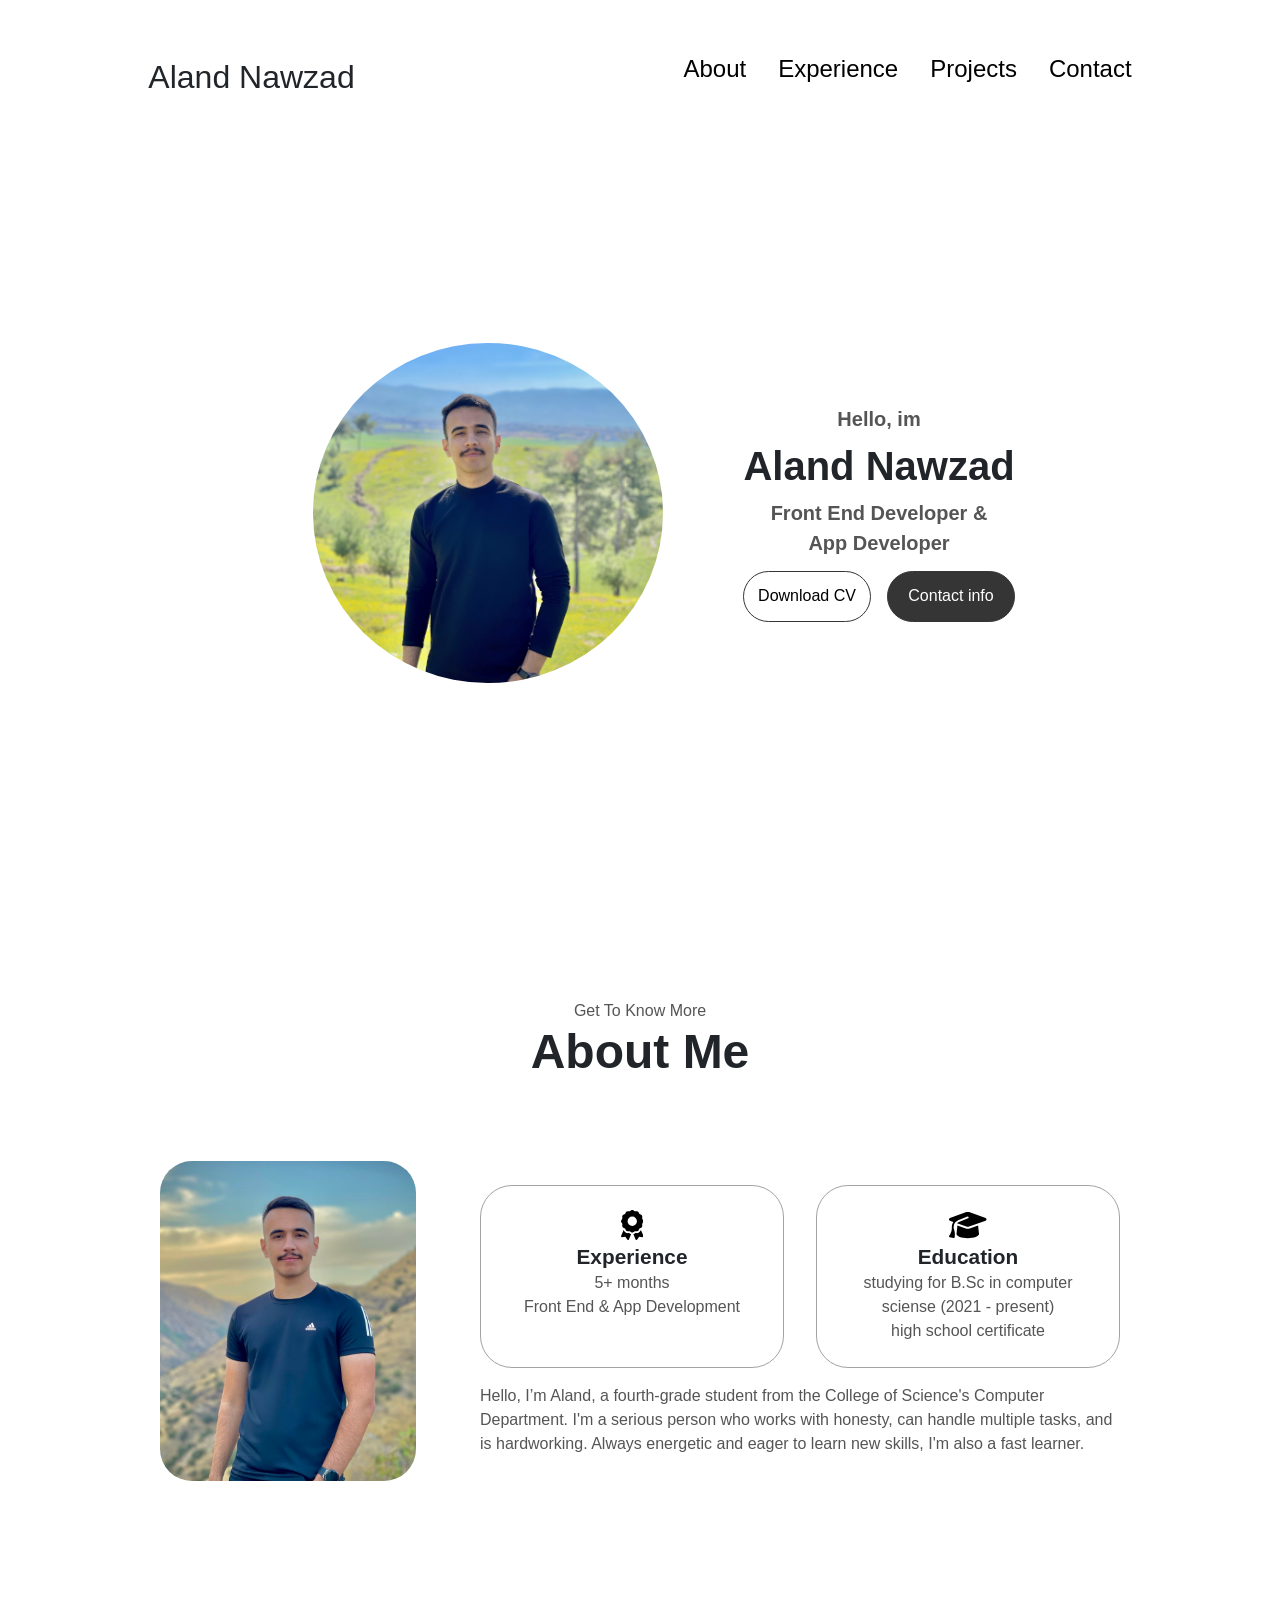
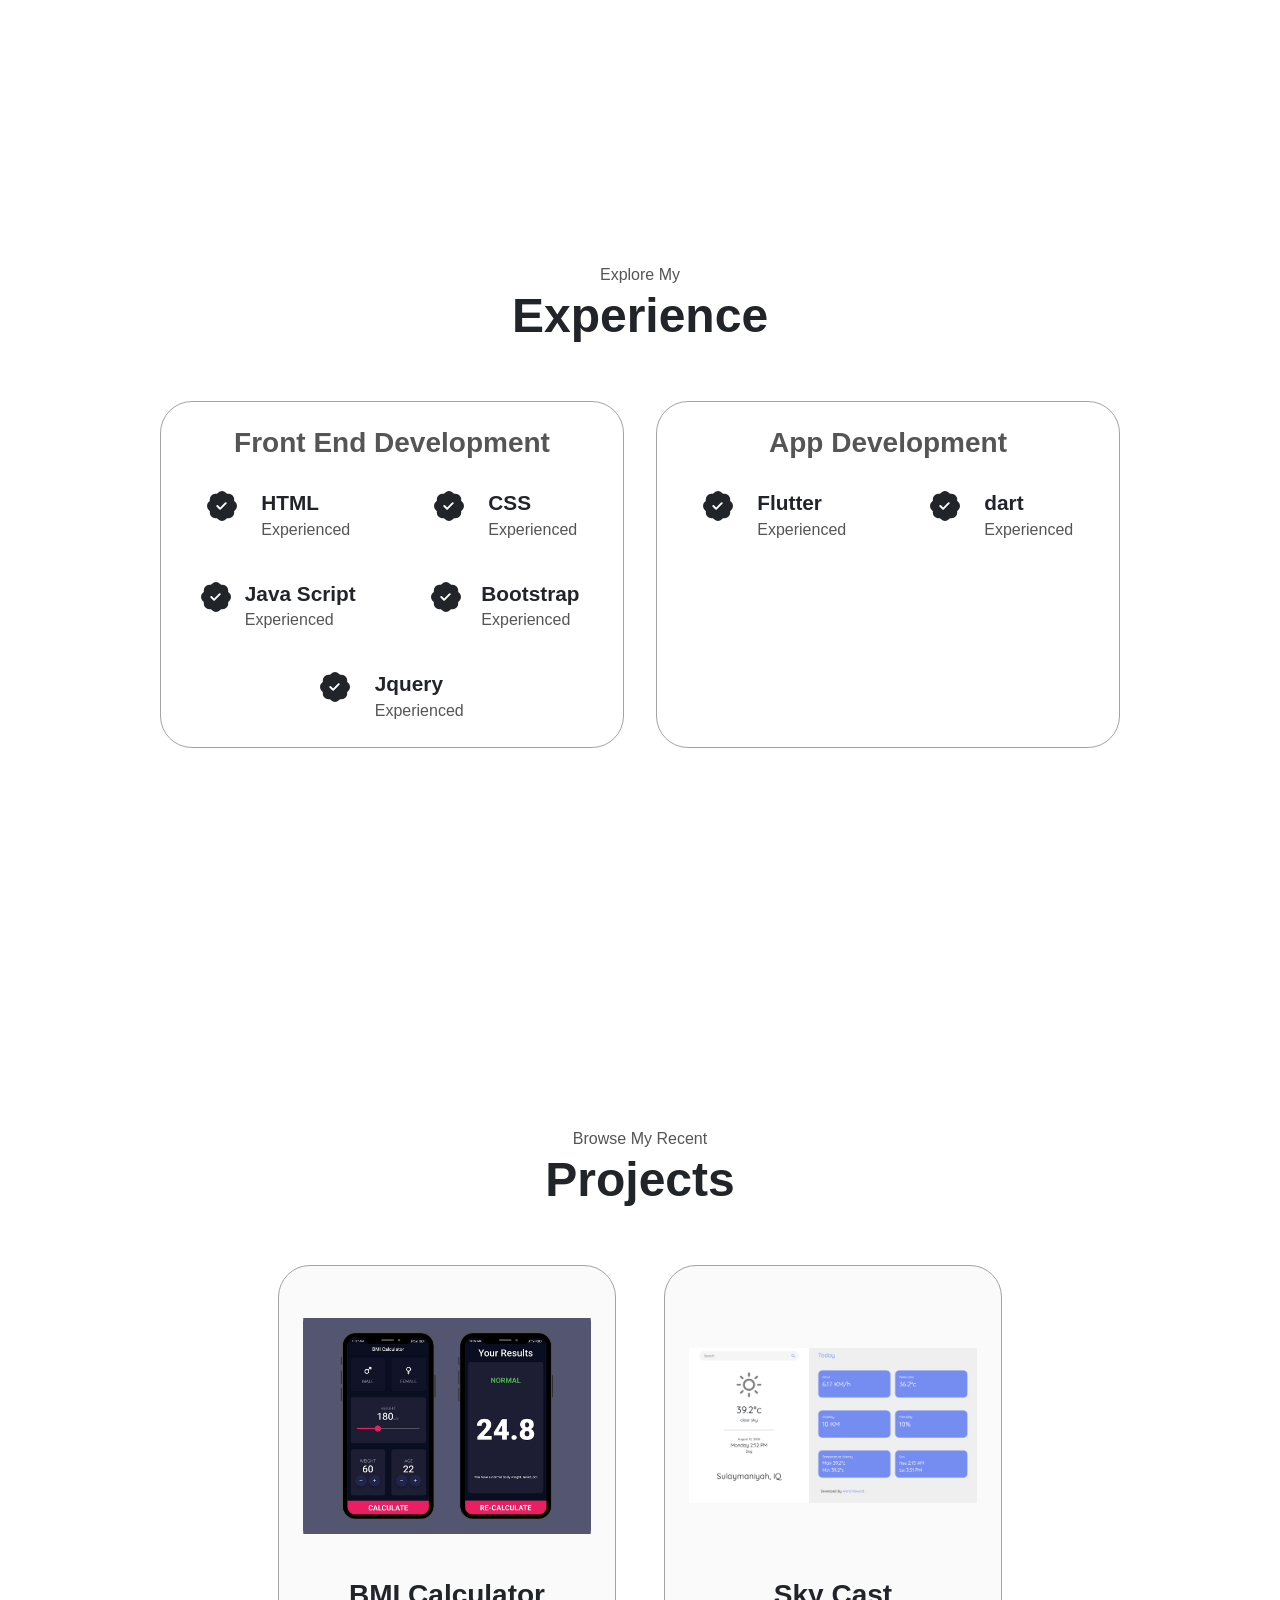
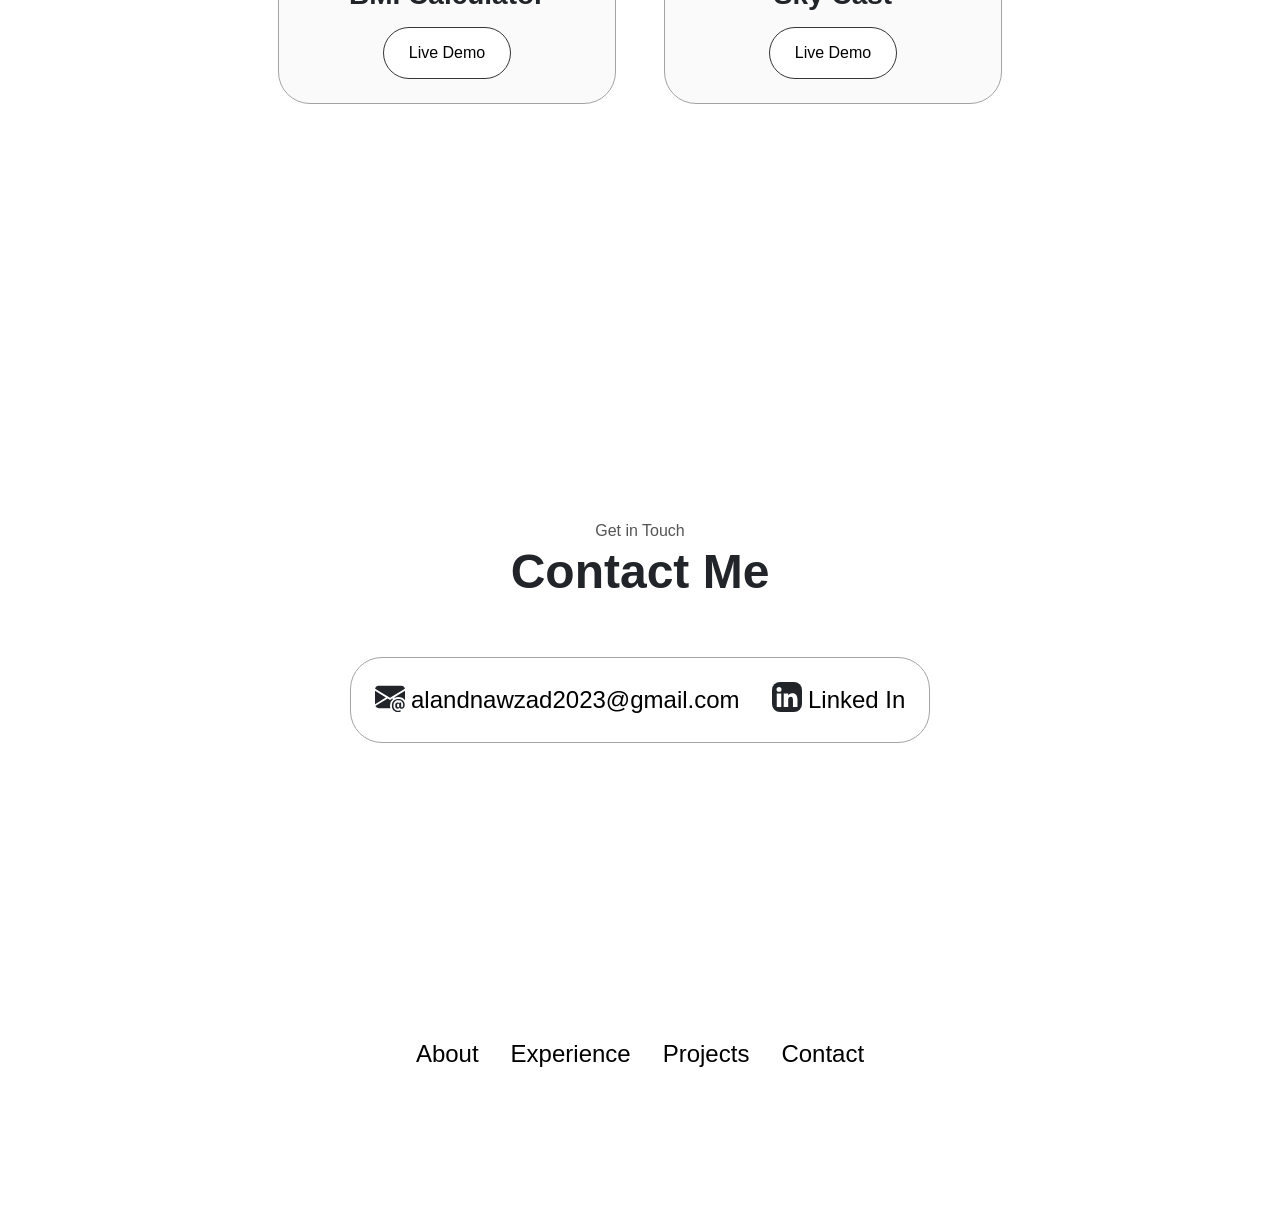
<file: index.html>
<!DOCTYPE html>
<html lang="en">

<head>
    <meta charset="UTF-8">
    <meta name="viewport" content="width=device-width, initial-scale=1.0">
    <title>Aland Nawzad</title>
    <link href="https://cdn.jsdelivr.net/npm/bootstrap@5.3.3/dist/css/bootstrap.min.css" rel="stylesheet"
        integrity="sha384-QWTKZyjpPEjISv5WaRU9OFeRpok6YctnYmDr5pNlyT2bRjXh0JMhjY6hW+ALEwIH" crossorigin="anonymous">
    <link rel="stylesheet" href="styles.css">
    <link href="https://fonts.googleapis.com/css?family=Noto Sans" rel="stylesheet">
    <link rel="stylesheet" href="./mediaqueries.css">
</head>

<body>



    <nav id="desktop-nav">
        <div class="logo">
            Aland Nawzad
        </div>
        <div>
            <ul class="nav-links">
                <li><a href="#about">About</a></li>
                <li><a href="#experience">Experience</a></li>
                <li><a href="#projects">Projects</a></li>
                <li><a href="#contact">Contact</a></li>
            </ul>
        </div>
    </nav>

    <nav id="humberger-nav">
        <div class="logo">
            Aland Nawzad
        </div>
        <div class="humberger-menu">
            <div class="humberger-icon" onclick="toggleMenu()">
                <span></span>
                <span></span>
                <span></span>
            </div>
            <div class="menu-links">
                <li><a href="#about" onclick="toggleMenu()">About</a></li>
                <li><a href="#experience" onclick="toggleMenu()">Experience</a></li>
                <li><a href="#projects" onclick="toggleMenu()">Projects</a></li>
                <li><a href="#contact" onclick="toggleMenu()">Contact</a></li>
            </div>
        </div>
    </nav>


    <section id="profile">
        <div class="profile">
            <img src="./assets/Me1.jpg" alt="picture of myself" class="pfp rounded-circle shadow-4  ">
            <div class="profile-text">
                <p class="profile-text-p1">Hello, im</p>
                <h1 style="font-weight: bold;">Aland Nawzad</h1>
                <p class="profile-text-p2">Front End Developer & <br> App Developer</p>

                <div class="profile-buttons">
                    <button type="button" onclick="location.href='./assets/AlandNawzad.pdf'"
                        class="button hover">Download CV</button>
                    <button type="button" class="button contact" onclick="location.href='#contact'">Contact info</button>

                </div>
            </div>
        </div>

    </section>




    <section id="about">
        <div class="about-header-text">
            <p>Get To Know More</p>
            <h1 class="title">About Me</h1>
        </div>

        <div class="about-content">
            <img src="./assets/Me2.jpg" alt="picture of myself" class="about-picture">

            <div class="about-experience">
                <div class="Experience-container-div">
                    <div class="Experience-container">
                        <svg xmlns="http://www.w3.org/2000/svg" viewBox="0 0 384 512"
                            class="icon"><!--!Font Awesome Free 6.5.1 by @fontawesome - https://fontawesome.com License - https://fontawesome.com/license/free Copyright 2024 Fonticons, Inc.-->
                            <path
                                d="M173.8 5.5c11-7.3 25.4-7.3 36.4 0L228 17.2c6 3.9 13 5.8 20.1 5.4l21.3-1.3c13.2-.8 25.6 6.4 31.5 18.2l9.6 19.1c3.2 6.4 8.4 11.5 14.7 14.7L344.5 83c11.8 5.9 19 18.3 18.2 31.5l-1.3 21.3c-.4 7.1 1.5 14.2 5.4 20.1l11.8 17.8c7.3 11 7.3 25.4 0 36.4L366.8 228c-3.9 6-5.8 13-5.4 20.1l1.3 21.3c.8 13.2-6.4 25.6-18.2 31.5l-19.1 9.6c-6.4 3.2-11.5 8.4-14.7 14.7L301 344.5c-5.9 11.8-18.3 19-31.5 18.2l-21.3-1.3c-7.1-.4-14.2 1.5-20.1 5.4l-17.8 11.8c-11 7.3-25.4 7.3-36.4 0L156 366.8c-6-3.9-13-5.8-20.1-5.4l-21.3 1.3c-13.2 .8-25.6-6.4-31.5-18.2l-9.6-19.1c-3.2-6.4-8.4-11.5-14.7-14.7L39.5 301c-11.8-5.9-19-18.3-18.2-31.5l1.3-21.3c.4-7.1-1.5-14.2-5.4-20.1L5.5 210.2c-7.3-11-7.3-25.4 0-36.4L17.2 156c3.9-6 5.8-13 5.4-20.1l-1.3-21.3c-.8-13.2 6.4-25.6 18.2-31.5l19.1-9.6C65 70.2 70.2 65 73.4 58.6L83 39.5c5.9-11.8 18.3-19 31.5-18.2l21.3 1.3c7.1 .4 14.2-1.5 20.1-5.4L173.8 5.5zM272 192a80 80 0 1 0 -160 0 80 80 0 1 0 160 0zM1.3 441.8L44.4 339.3c.2 .1 .3 .2 .4 .4l9.6 19.1c11.7 23.2 36 37.3 62 35.8l21.3-1.3c.2 0 .5 0 .7 .2l17.8 11.8c5.1 3.3 10.5 5.9 16.1 7.7l-37.6 89.3c-2.3 5.5-7.4 9.2-13.3 9.7s-11.6-2.2-14.8-7.2L74.4 455.5l-56.1 8.3c-5.7 .8-11.4-1.5-15-6s-4.3-10.7-2.1-16zm248 60.4L211.7 413c5.6-1.8 11-4.3 16.1-7.7l17.8-11.8c.2-.1 .4-.2 .7-.2l21.3 1.3c26 1.5 50.3-12.6 62-35.8l9.6-19.1c.1-.2 .2-.3 .4-.4l43.2 102.5c2.2 5.3 1.4 11.4-2.1 16s-9.3 6.9-15 6l-56.1-8.3-32.2 49.2c-3.2 5-8.9 7.7-14.8 7.2s-11-4.3-13.3-9.7z" />
                        </svg>
                        <h3 class="Experience-container-h3">Experience</h3>
                        <p>5+ months <br> Front End & App Development</p>
                    </div>

                    <div class="Experience-container">
                        <svg xmlns="http://www.w3.org/2000/svg" viewBox="0 0 640 512"
                            class="icon"><!--!Font Awesome Free 6.5.1 by @fontawesome - https://fontawesome.com License - https://fontawesome.com/license/free Copyright 2024 Fonticons, Inc.-->
                            <path
                                d="M320 32c-8.1 0-16.1 1.4-23.7 4.1L15.8 137.4C6.3 140.9 0 149.9 0 160s6.3 19.1 15.8 22.6l57.9 20.9C57.3 229.3 48 259.8 48 291.9v28.1c0 28.4-10.8 57.7-22.3 80.8c-6.5 13-13.9 25.8-22.5 37.6C0 442.7-.9 448.3 .9 453.4s6 8.9 11.2 10.2l64 16c4.2 1.1 8.7 .3 12.4-2s6.3-6.1 7.1-10.4c8.6-42.8 4.3-81.2-2.1-108.7C90.3 344.3 86 329.8 80 316.5V291.9c0-30.2 10.2-58.7 27.9-81.5c12.9-15.5 29.6-28 49.2-35.7l157-61.7c8.2-3.2 17.5 .8 20.7 9s-.8 17.5-9 20.7l-157 61.7c-12.4 4.9-23.3 12.4-32.2 21.6l159.6 57.6c7.6 2.7 15.6 4.1 23.7 4.1s16.1-1.4 23.7-4.1L624.2 182.6c9.5-3.4 15.8-12.5 15.8-22.6s-6.3-19.1-15.8-22.6L343.7 36.1C336.1 33.4 328.1 32 320 32zM128 408c0 35.3 86 72 192 72s192-36.7 192-72L496.7 262.6 354.5 314c-11.1 4-22.8 6-34.5 6s-23.5-2-34.5-6L143.3 262.6 128 408z" />
                        </svg>
                        <h3 class="Experience-container-h3">Education</h3>
                        <p>studying for B.Sc in computer sciense (2021 - present) <br> high school
                            certificate</p>
                    </div>

                </div>
                <p class="Experience-p2">Hello, I’m Aland, a fourth-grade student from the College of Science's Computer
                    Department. I'm a serious person who works with honesty, can handle multiple tasks, and is
                    hardworking. Always energetic and eager to learn new skills, I'm also a fast learner.</p>
            </div>
        </div>
    </section>



    <section id="experience">
        <div class="header">
            <p>Explore My</p>
            <h1 class="title">Experience</h1>
        </div>

        <div class="experience-detail-containers">
            <div class="about-containers">
                <div class="details-container">
                    <h2 class="experience-subtitle">Front End Development</h2>
                    <div class="article-containers">
                        <article>
                            <svg xmlns="http://www.w3.org/2000/svg" height="30" fill="currentColor"
                                class="bi bi-patch-check-fill" viewBox="0 0 16 16">
                                <path
                                    d="M10.067.87a2.89 2.89 0 0 0-4.134 0l-.622.638-.89-.011a2.89 2.89 0 0 0-2.924 2.924l.01.89-.636.622a2.89 2.89 0 0 0 0 4.134l.637.622-.011.89a2.89 2.89 0 0 0 2.924 2.924l.89-.01.622.636a2.89 2.89 0 0 0 4.134 0l.622-.637.89.011a2.89 2.89 0 0 0 2.924-2.924l-.01-.89.636-.622a2.89 2.89 0 0 0 0-4.134l-.637-.622.011-.89a2.89 2.89 0 0 0-2.924-2.924l-.89.01zm.287 5.984-3 3a.5.5 0 0 1-.708 0l-1.5-1.5a.5.5 0 1 1 .708-.708L7 8.793l2.646-2.647a.5.5 0 0 1 .708.708" />
                            </svg>
                            <div>
                                <h3 class="Experience-container-h3">HTML</h3>
                                <p>Experienced</p>
                            </div>
                        </article>
                        <article>
                            <svg xmlns="http://www.w3.org/2000/svg" height="30" fill="currentColor"
                                class="bi bi-patch-check-fill" viewBox="0 0 16 16">
                                <path
                                    d="M10.067.87a2.89 2.89 0 0 0-4.134 0l-.622.638-.89-.011a2.89 2.89 0 0 0-2.924 2.924l.01.89-.636.622a2.89 2.89 0 0 0 0 4.134l.637.622-.011.89a2.89 2.89 0 0 0 2.924 2.924l.89-.01.622.636a2.89 2.89 0 0 0 4.134 0l.622-.637.89.011a2.89 2.89 0 0 0 2.924-2.924l-.01-.89.636-.622a2.89 2.89 0 0 0 0-4.134l-.637-.622.011-.89a2.89 2.89 0 0 0-2.924-2.924l-.89.01zm.287 5.984-3 3a.5.5 0 0 1-.708 0l-1.5-1.5a.5.5 0 1 1 .708-.708L7 8.793l2.646-2.647a.5.5 0 0 1 .708.708" />
                            </svg>
                            <div>
                                <h3 class="Experience-container-h3">CSS</h3>
                                <p>Experienced</p>
                            </div>
                        </article>
                        <article>
                            <svg xmlns="http://www.w3.org/2000/svg" height="30" fill="currentColor"
                                class="bi bi-patch-check-fill" viewBox="0 0 16 16">
                                <path
                                    d="M10.067.87a2.89 2.89 0 0 0-4.134 0l-.622.638-.89-.011a2.89 2.89 0 0 0-2.924 2.924l.01.89-.636.622a2.89 2.89 0 0 0 0 4.134l.637.622-.011.89a2.89 2.89 0 0 0 2.924 2.924l.89-.01.622.636a2.89 2.89 0 0 0 4.134 0l.622-.637.89.011a2.89 2.89 0 0 0 2.924-2.924l-.01-.89.636-.622a2.89 2.89 0 0 0 0-4.134l-.637-.622.011-.89a2.89 2.89 0 0 0-2.924-2.924l-.89.01zm.287 5.984-3 3a.5.5 0 0 1-.708 0l-1.5-1.5a.5.5 0 1 1 .708-.708L7 8.793l2.646-2.647a.5.5 0 0 1 .708.708" />
                            </svg>
                            <div>
                                <h3 class="Experience-container-h3">Java Script</h3>
                                <p>Experienced</p>
                            </div>
                        </article>
                        <article>
                            <svg xmlns="http://www.w3.org/2000/svg" height="30" fill="currentColor"
                                class="bi bi-patch-check-fill" viewBox="0 0 16 16">
                                <path
                                    d="M10.067.87a2.89 2.89 0 0 0-4.134 0l-.622.638-.89-.011a2.89 2.89 0 0 0-2.924 2.924l.01.89-.636.622a2.89 2.89 0 0 0 0 4.134l.637.622-.011.89a2.89 2.89 0 0 0 2.924 2.924l.89-.01.622.636a2.89 2.89 0 0 0 4.134 0l.622-.637.89.011a2.89 2.89 0 0 0 2.924-2.924l-.01-.89.636-.622a2.89 2.89 0 0 0 0-4.134l-.637-.622.011-.89a2.89 2.89 0 0 0-2.924-2.924l-.89.01zm.287 5.984-3 3a.5.5 0 0 1-.708 0l-1.5-1.5a.5.5 0 1 1 .708-.708L7 8.793l2.646-2.647a.5.5 0 0 1 .708.708" />
                            </svg>
                            <div>
                                <h3 class="Experience-container-h3">Bootstrap</h3>
                                <p>Experienced</p>
                            </div>
                        </article>
                        <article>
                            <svg xmlns="http://www.w3.org/2000/svg" height="30" fill="currentColor"
                                class="bi bi-patch-check-fill" viewBox="0 0 16 16">
                                <path
                                    d="M10.067.87a2.89 2.89 0 0 0-4.134 0l-.622.638-.89-.011a2.89 2.89 0 0 0-2.924 2.924l.01.89-.636.622a2.89 2.89 0 0 0 0 4.134l.637.622-.011.89a2.89 2.89 0 0 0 2.924 2.924l.89-.01.622.636a2.89 2.89 0 0 0 4.134 0l.622-.637.89.011a2.89 2.89 0 0 0 2.924-2.924l-.01-.89.636-.622a2.89 2.89 0 0 0 0-4.134l-.637-.622.011-.89a2.89 2.89 0 0 0-2.924-2.924l-.89.01zm.287 5.984-3 3a.5.5 0 0 1-.708 0l-1.5-1.5a.5.5 0 1 1 .708-.708L7 8.793l2.646-2.647a.5.5 0 0 1 .708.708" />
                            </svg>
                            <div>
                                <h3 class="Experience-container-h3">Jquery</h3>
                                <p>Experienced</p>
                            </div>
                        </article>
                    </div>
                </div>

                <div class="details-container">
                    <h2 class="experience-subtitle">App Development</h2>
                    <div class="article-containers">
                        <article>
                            <svg xmlns="http://www.w3.org/2000/svg" height="30" fill="currentColor"
                                class="bi bi-patch-check-fill" viewBox="0 0 16 16">
                                <path
                                    d="M10.067.87a2.89 2.89 0 0 0-4.134 0l-.622.638-.89-.011a2.89 2.89 0 0 0-2.924 2.924l.01.89-.636.622a2.89 2.89 0 0 0 0 4.134l.637.622-.011.89a2.89 2.89 0 0 0 2.924 2.924l.89-.01.622.636a2.89 2.89 0 0 0 4.134 0l.622-.637.89.011a2.89 2.89 0 0 0 2.924-2.924l-.01-.89.636-.622a2.89 2.89 0 0 0 0-4.134l-.637-.622.011-.89a2.89 2.89 0 0 0-2.924-2.924l-.89.01zm.287 5.984-3 3a.5.5 0 0 1-.708 0l-1.5-1.5a.5.5 0 1 1 .708-.708L7 8.793l2.646-2.647a.5.5 0 0 1 .708.708" />
                            </svg>
                            <div>
                                <h3 class="Experience-container-h3">Flutter</h3>
                                <p>Experienced</p>
                            </div>
                        </article>
                        <article>
                            <svg xmlns="http://www.w3.org/2000/svg" height="30" fill="currentColor"
                                class="bi bi-patch-check-fill" viewBox="0 0 16 16">
                                <path
                                    d="M10.067.87a2.89 2.89 0 0 0-4.134 0l-.622.638-.89-.011a2.89 2.89 0 0 0-2.924 2.924l.01.89-.636.622a2.89 2.89 0 0 0 0 4.134l.637.622-.011.89a2.89 2.89 0 0 0 2.924 2.924l.89-.01.622.636a2.89 2.89 0 0 0 4.134 0l.622-.637.89.011a2.89 2.89 0 0 0 2.924-2.924l-.01-.89.636-.622a2.89 2.89 0 0 0 0-4.134l-.637-.622.011-.89a2.89 2.89 0 0 0-2.924-2.924l-.89.01zm.287 5.984-3 3a.5.5 0 0 1-.708 0l-1.5-1.5a.5.5 0 1 1 .708-.708L7 8.793l2.646-2.647a.5.5 0 0 1 .708.708" />
                            </svg>
                            <div>
                                <h3 class="Experience-container-h3">dart</h3>
                                <p>Experienced</p>
                            </div>
                        </article>


                    </div>
                </div>
            </div>
        </div>




        </div>

    </section>




    <section id="projects">
        <div class="header">
            <p>Browse My Recent</p>
            <h1 class="title">Projects</h1>
        </div>

        <div class="project-container">
            
            
            <div class="project-card">
                <img src="./assets/bmi-calculator.png" alt="project picture" class="project-picture">
                <h2 class="project-subtitle">BMI Calculator</h2>
                <button class="button hover" onclick="location.href='https://bmi-calculator-114c9.web.app/'">Live
                    Demo</button>
            </div>

            <div class="project-card">
                <img src="./assets/Skyast.png" alt="project picture" class="project-picture">
                <h2 class="project-subtitle">Sky Cast</h2>
                <button class="button hover" onclick="location.href='https://sky-cast-3d99.onrender.com/'">Live
                    Demo</button>
            </div>
        </div>
    </section>




    <section id="contact">

        <div class="contact-content-container">
            <div class="header">
                <p>Get in Touch</p>
                <h1 class="title">Contact Me</h1>
            </div>

            <div class="contact-me"> 
                
                    <div class="contact-info">
                        <svg xmlns="http://www.w3.org/2000/svg" class="icon"  fill="currentColor" class="bi bi-envelope-at-fill" viewBox="0 0 16 16">
                            <path d="M2 2A2 2 0 0 0 .05 3.555L8 8.414l7.95-4.859A2 2 0 0 0 14 2zm-2 9.8V4.698l5.803 3.546zm6.761-2.97-6.57 4.026A2 2 0 0 0 2 14h6.256A4.5 4.5 0 0 1 8 12.5a4.49 4.49 0 0 1 1.606-3.446l-.367-.225L8 9.586zM16 9.671V4.697l-5.803 3.546.338.208A4.5 4.5 0 0 1 12.5 8c1.414 0 2.675.652 3.5 1.671"/>
                            <path d="M15.834 12.244c0 1.168-.577 2.025-1.587 2.025-.503 0-1.002-.228-1.12-.648h-.043c-.118.416-.543.643-1.015.643-.77 0-1.259-.542-1.259-1.434v-.529c0-.844.481-1.4 1.26-1.4.585 0 .87.333.953.63h.03v-.568h.905v2.19c0 .272.18.42.411.42.315 0 .639-.415.639-1.39v-.118c0-1.277-.95-2.326-2.484-2.326h-.04c-1.582 0-2.64 1.067-2.64 2.724v.157c0 1.867 1.237 2.654 2.57 2.654h.045c.507 0 .935-.07 1.18-.18v.731c-.219.1-.643.175-1.237.175h-.044C10.438 16 9 14.82 9 12.646v-.214C9 10.36 10.421 9 12.485 9h.035c2.12 0 3.314 1.43 3.314 3.034zm-4.04.21v.227c0 .586.227.8.581.8.31 0 .564-.17.564-.743v-.367c0-.516-.275-.708-.572-.708-.346 0-.573.245-.573.791"/>
                          </svg>
                        <a href="mailto:alandnawzad2023@gmail.com">alandnawzad2023@gmail.com</a>
                    </div>

                    <div class="contact-info">
                        <svg xmlns="http://www.w3.org/2000/svg" class="icon" style="border-radius: 0.5rem;" fill="currentColor" class="bi bi-linkedin" viewBox="0 0 16 16">
                            <path d="M0 1.146C0 .513.526 0 1.175 0h13.65C15.474 0 16 .513 16 1.146v13.708c0 .633-.526 1.146-1.175 1.146H1.175C.526 16 0 15.487 0 14.854zm4.943 12.248V6.169H2.542v7.225zm-1.2-8.212c.837 0 1.358-.554 1.358-1.248-.015-.709-.52-1.248-1.342-1.248S2.4 3.226 2.4 3.934c0 .694.521 1.248 1.327 1.248zm4.908 8.212V9.359c0-.216.016-.432.08-.586.173-.431.568-.878 1.232-.878.869 0 1.216.662 1.216 1.634v3.865h2.401V9.25c0-2.22-1.184-3.252-2.764-3.252-1.274 0-1.845.7-2.165 1.193v.025h-.016l.016-.025V6.169h-2.4c.03.678 0 7.225 0 7.225z"/>
                          </svg>
                          <a href="https://www.linkedin.com/in/aland-nawzad">Linked In</a>
                    </div>  
            </div>
            
        </div>
        
    </section>

    <nav class="contact-nav">
        <ul class=" nav-links contact-nav-links">
            <li><a href="#about">About</a></li>
            <li><a href="#experience">Experience</a></li>
            <li><a href="#projects">Projects</a></li>
            <li><a href="#contact">Contact</a></li>
        </ul>
    </nav>

    <script src="./scripts.js"></script>
</body>

</html>
</file>
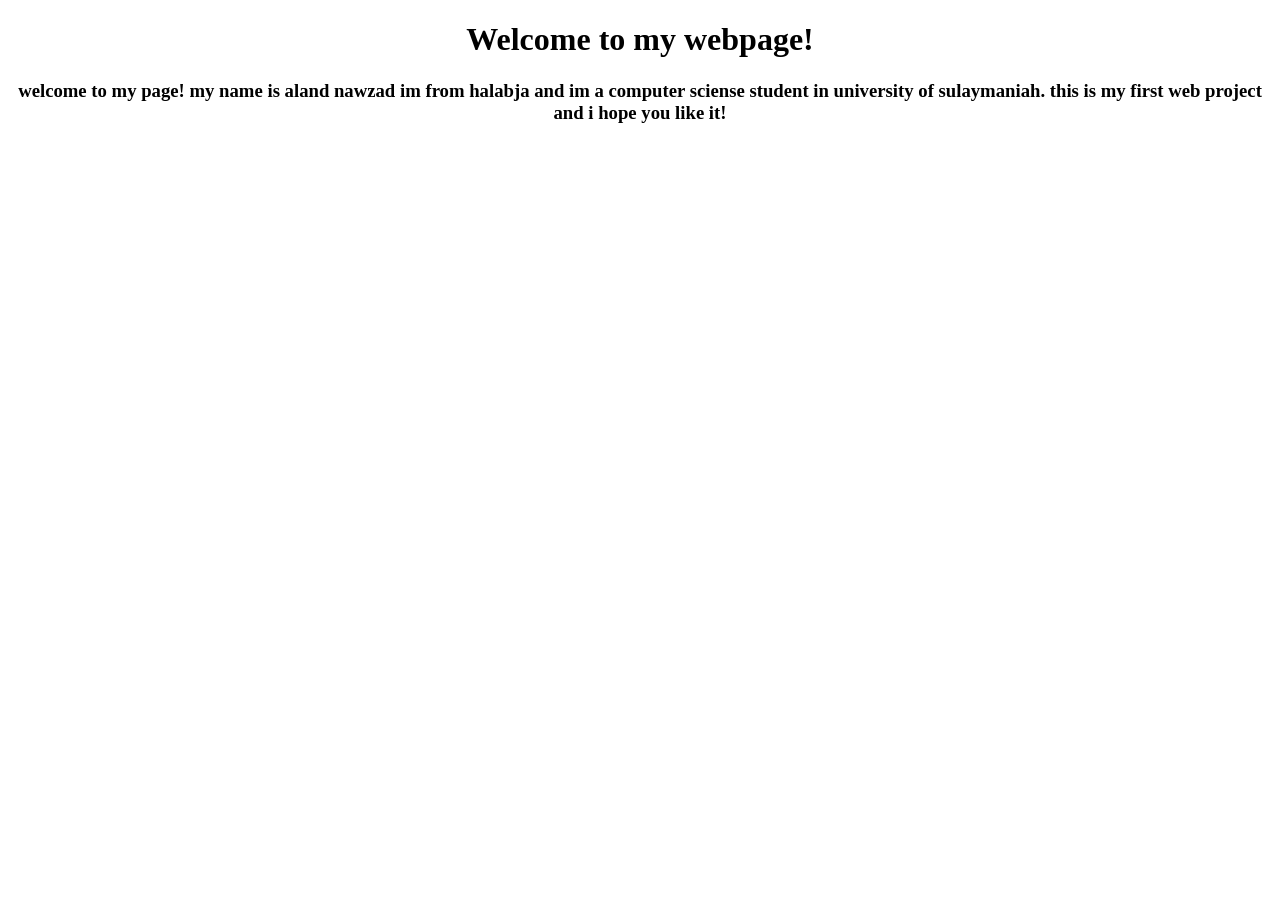
<file: home.html>
<!DOCTYPE html>
<html lang="en">
<head>
    <meta charset="UTF-8">
    <meta name="viewport" content="width=device-width, initial-scale=1.0">
    <title>web project</title>
</head>
<body>
    <center><h1>Welcome to my webpage!</h1></center>
    <center>
        <h3><p>welcome to my page! 
            my name is aland nawzad im from halabja and im a computer sciense student in university of sulaymaniah. 
            this is my first web project and i hope you like it!
    </p>
    </h3></center>
    
</body>
</html>
</file>
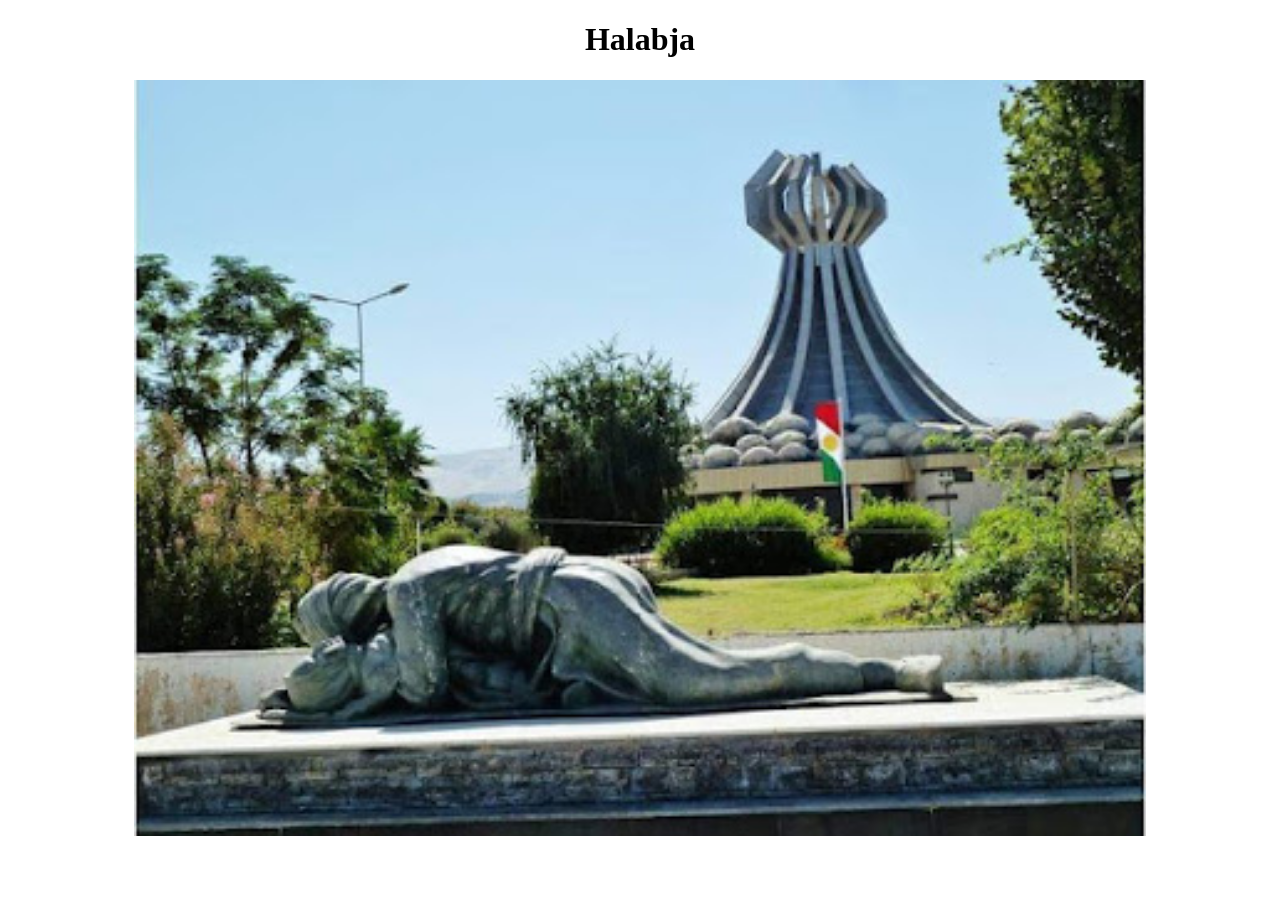
<file: hometown.html>
<!DOCTYPE html>
<html lang="en">
<head>
    <meta charset="UTF-8">
    <meta name="viewport" content="width=device-width, initial-scale=1.0">
    <title>halabja</title>
</head>
<body>
    <center><h1>Halabja</h1></center>
    <center><img src="images/halabja.jpg" alt="sorry there is some thing wrong" width="80%" height="50%"></center>
</body>
</html>
</file>
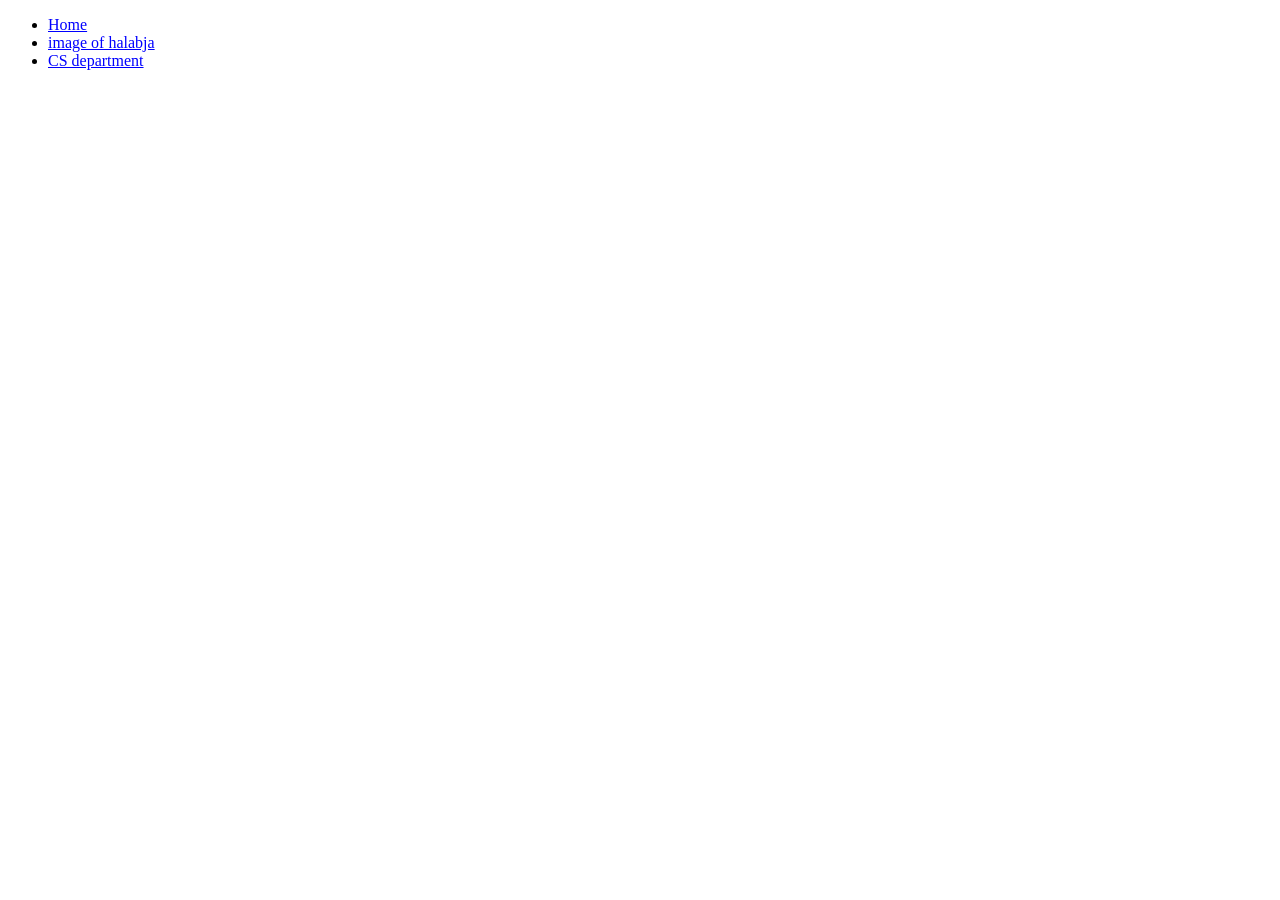
<file: menu.html>
<!DOCTYPE html>
<html lang="en">
<head>
    <meta charset="UTF-8">
    <meta name="viewport" content="width=device-width, initial-scale=1.0">
    <title>Web project</title>
</head>
<body vlink="#808080" link="#0000ff" alink="008080">
    <ul>
        <li><a href="home.html" target="rightFrame">Home</a></li>
        <li><a href="hometown.html" target="rightFrame">image of halabja</a></li>
        <li><a href="uni.html" target="rightFrame">CS department</a></li>
        
    </ul>
</body>
</html>
</file>
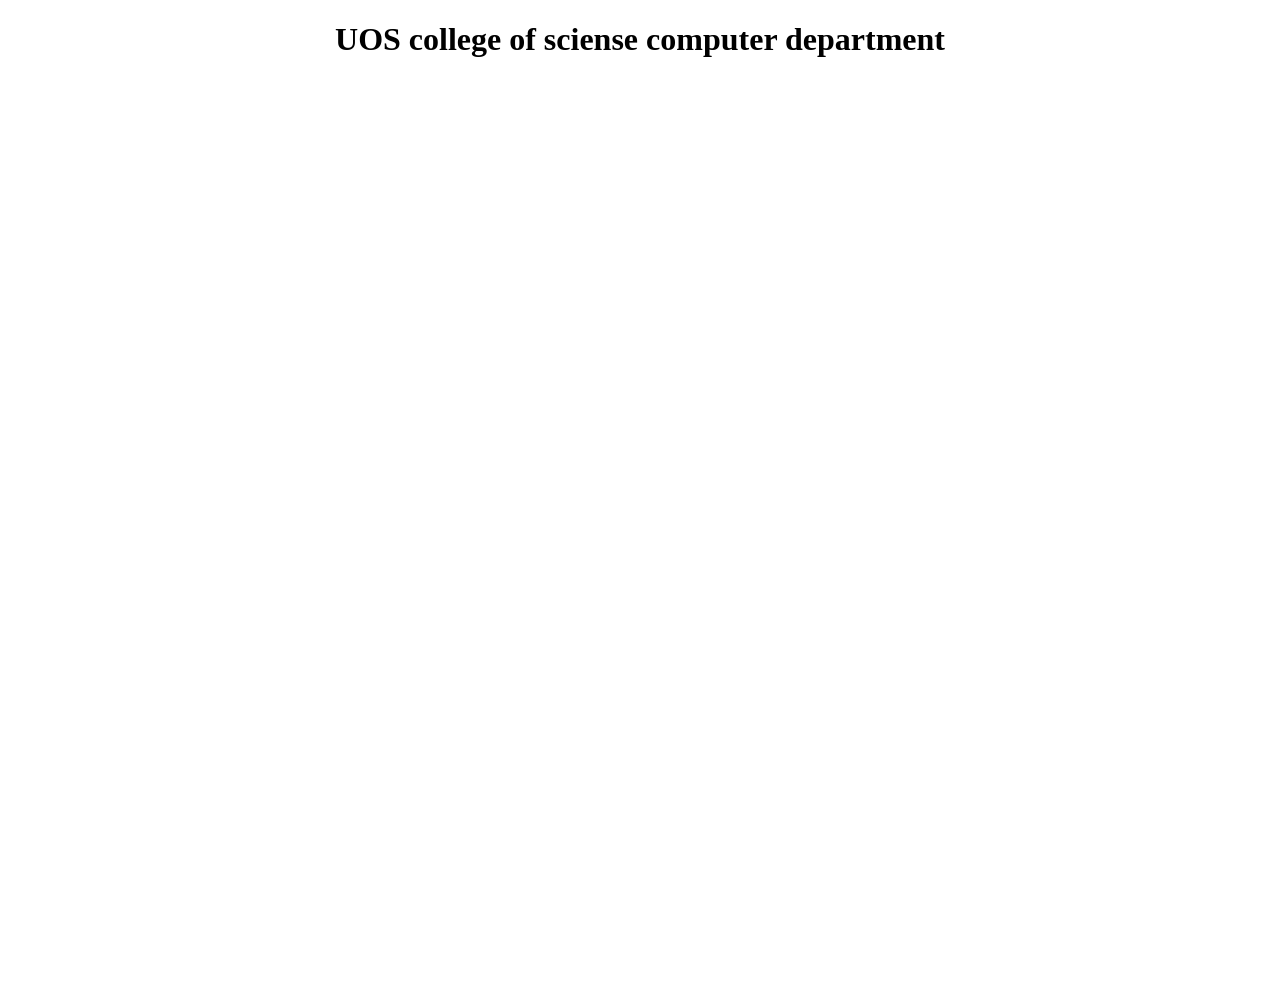
<file: uni.html>
<!DOCTYPE html>
<html lang="en">
<head>
    <meta charset="UTF-8">
    <meta name="viewport" content="width=device-width, initial-scale=1.0">
    <title>university</title>
    <style>
        body, html {
            height: 100%;
            margin: 0;
            padding: 0;
        }

        iframe {
            width: 100%;
            height: 100%;
            border: none; 
        }
    </style>

</head>
<body>
    <center><h1>UOS college of sciense computer department</h1></center>
    <iframe src="https://sci.univsul.edu.iq/departments/department-of-computer/" height="100%" width="80%"></iframe>
</body>
</html>
</file>
<file: styles.css>
body {
    font-family: "Poppins", sans-serif;
}

html {
    scroll-behavior: smooth;
}
*{
    margin: 0;
    padding: 0;
    cursor: default;
    
}

p {
    color: rgb(85, 85, 85);
    margin: 0;
}



a,
.button {
    transition: all 300ms ease;
}

section{
    padding-top: 4vh;
    height: 96vh;
    margin: 0 10rem;
    box-sizing: border-box;
    min-height: fit-content;
}


/* desktop navigation */


nav, .nav-links{
    display: flex;

}

nav{
    justify-content: space-around;
    align-items: center;
    height: 17vh;
}


.nav-links{
    gap: 2rem;
    list-style: none;
    font-size: 1.5rem;
}
a {
    color: black;
    text-decoration: none;
    text-decoration-color: white;
    font-size: 1.5rem;
}

a:hover{
    color: grey;
    text-decoration: underline;
    text-underline-offset: 1rem;
    text-decoration-color: rgb(181, 181, 181);
    cursor: pointer;
}

.logo{
    font-size: 2rem;
}
.logo:hover{
    cursor: default;
}

/* hamburger menu */

#humberger-nav{
    display: none;
}

.humberger-menu{
    position: relative;
    display: inline-block;
}

.humberger-icon{
    display: flex;
    flex-direction: column;
    justify-content: space-between;
    height: 24px;
    width: 30px;
    cursor: pointer;
}

.humberger-icon span{
    width: 100%;
    height: 2px;
    background-color: black;
    transition: all 0.3 ease-in-out;
}

.menu-links{
    position: absolute;
    top: 100%;
    right: 0;
    background-color: white;
    width: fit-content;
    max-height: 0;
    overflow: hidden;
    transition: all 0.3ms ease-in-out;
    border-radius: 2rem;
   
}

.menu-links a{
    display: block;
    padding: 10px;
    text-align: center;
    font-size: 1.5rem;
    color: black;
    text-decoration: none;
    transition: all 0.3 ease-in-out;
}

.menu-links li{
    list-style: none;
}

.menu-links.open{
    max-height: 300px;
}

.humberger-icon.open span:first-child{
    transform: rotate(45deg) translate(10px,5px);
}
.humberger-icon.open span:nth-child(2){
    opacity: 0;
}
.humberger-icon.open span:last-child{
    transform: rotate(-45deg) translate(10px,-5px);
}


.humberger-icon span:first-child{
    opacity: none;
}
.humberger-icon span:first-child{
    opacity: 1;
}
.humberger-icon span:first-child{
    opacity: none;
}




/* profile section */
#profile {
    height:90vh;
    padding-top: 0;
}

.pfp{
    width: 350px;
    margin: 3rem;
}

.profile {
    display: flex;
    justify-content: center;
    align-items: center;
    gap: 2rem;
    height: 80vh;

    
}

.profile-text {
    text-align: center;
}



.profile-text-p1 {
    font-size: 20px;
    margin-bottom: 0.5rem;
    font-weight: 600;
}

.profile-text-p2 {
    font-size: 20px;
    font-weight: bold;
    margin-bottom: 0.8rem;
}



.button {
    border-radius: 2rem;
    transition: all 300ms ease;
    padding: 0.8rem;
    border: rgb(53, 53, 53) 0.1rem solid;
    background-color: white;
    width: 8rem;
    color: black;
}

.profile-buttons{
    display: flex;
    flex-direction: row;
    gap: 1rem;
}

.button:hover {
    cursor: pointer;
    color: white;
}

.button.hover:hover,
.button.contact {
    background-color: rgb(53, 53, 53);
    color: white;

}

.button.button.contact:hover {
    background-color: rgb(0, 0, 0);
}

/* about section */


.title{
    font-weight: bold; 
    font-size: 3rem;
}

.about-header-text {
    display: flex;
    flex-direction: column;
    justify-content: center;
    align-items: center;
    margin-bottom: 4.5rem;
    text-align: center;
}

.about-content {
    display: flex;
    flex-direction: row;
    justify-content: center;
    align-items: center;
    gap: 4rem;
}

.Experience-container-div {
    display: flex;
    flex-direction: row;
    gap: 2rem;
}

.about-picture {
    height: 20rem;
    width: 16rem;
    border-radius: 2rem;
    object-fit: cover;
}

.about-experience {
    display: flex;
    flex-direction: column;
}

.Experience-container {
    border: rgb(53, 53, 53) 0.1rem solid;
    border-color: rgb(163, 163, 163);
    text-align: center;
    border-radius: 2rem;
    flex: 1;
    padding: 1.5rem;
}

.Experience-p2 {
    word-wrap: break-word;
    max-width: 800px;
    margin-top: 1rem;
}



.Experience-container-h3 {
    margin-bottom: 0.1rem;
    font-size: 1.3em;
    font-weight: bold;
}

.icon {
    height: 30px;
    margin-bottom: 0.3rem;
}



/* experience section */
.header{
    display: flex;
    flex-direction: column;
    text-align: center;
    margin-bottom: 3rem;
}

.about-containers{
    display: flex;
    gap: 2rem;
    margin-bottom: 2rem;
    justify-content: center;
}


.experience-subtitle{
    color: rgb(85, 85, 85);
    font-weight: 600;
    font-size: 1.75rem;
    margin-bottom: 2rem;
}

.experience-detail-containers{
    display: flex;
    flex-direction: column;
    justify-content: center;
}

.article-containers{
    display: flex;
    text-align: initial;
    flex-wrap: wrap;
    flex-direction: row;
    gap: 2.5rem;
    justify-content: space-around;
}

article{
    display: flex;
    justify-content: space-around;
    width: 10rem;
    gap: 0.5rem;
}

.details-container{
    flex: 1;
    padding: 1.5rem;
    background: white;
    border-radius: 2rem;
    border: rgb(53, 53, 53) 0.1rem solid;
    border-color: rgb(163, 163, 163);
    text-align: center;
}


/* projects section */

.project-container{
    display: flex;
    flex-direction: row;
    justify-content: center;
    gap: 3rem;
    align-items: center;
}

.project-card{
    background: rgb(250, 250, 250);
    border-radius: 2rem;
    border: rgb(53, 53, 53) 0.1rem solid;
    border-color: rgb(163, 163, 163);
    text-align: center;
    padding: 1.5rem;
    width: fit-content;
}

.project-picture{
    border-radius: 15px;
    object-fit: contain;
    height: 17rem;
    width: 18rem;
    border-radius: 2rem;
}

.project-subtitle{
    font-weight: 600;
    font-size: 1.75rem;
    margin: 1rem;
    
}

.project-card > .button.hover{
    margin: 0;
}

/* contact section */
#contact{
    height: 70vh;
}
.contact-content-container{
    margin: 8rem 0;
    display: flex;
    flex-direction: column;
    justify-content: center;
    align-items: center;
}
.contact-me{
    border: rgb(53, 53, 53) 0.1rem solid;
    border-color: rgb(163, 163, 163);
    justify-content: space-around;
    border-radius: 2rem;
    padding: 1.5rem;
    display: flex;
    flex-wrap: wrap;
    gap: 2rem;
}

.contact-info{
    display: flex;
    gap:0.4rem;
}
.contact-nav{
    margin-bottom: 5rem;
}
.contact-nav-links {
    display: flex;
    justify-content: center;
    align-items: center;
    padding: 0;
}
</file>
<file: mediaqueries.css>
@media(max-width:1200px) {
    
    #desktop-nav{
        display: none;
    }

    #humberger-nav{
        display: flex;
    }
    
    .profile {
        flex-direction: column;
        gap: 0;
        
    }
    #profile{
        margin-bottom: 6rem;
    }

    #about , #experience{
        margin-bottom: 15rem;
    }

    .about-content {
        flex-direction: column;
        gap: 2rem;
    }

    section{
        margin-left: 4rem;
        margin-right: 4rem;
    }
    .pfp{
        width: 300px;
    }

    .about-containers{
        flex-direction: column;
    }
    .about-header-text {
        margin-bottom: 1rem;
    }
    
    .about-picture{
        height: 14rem;
        width: 14rem;
    }
    

    .project-picture{
        height: 15rem;
        width:15rem;
    }
    
    
    

}

@media(max-width:800px){
    .title{
        font-size: 2.5rem;
    }
    .about-picture{
        height: 14rem;
        width: 13rem;
    }
    .contact-content-container {
        margin: 0;
    }
    .contact-info > a{
        font-size: 1rem;
    }
    
    #contact{
        height: 60vh;
    }


    .title {
        font-size: 2.5rem;
    }

    .about-picture {
        height: 14rem;
        width: 13rem;
    }

    .contact-content-container {
        margin: 0;
    }

    .contact-info > a {
        font-size: 1rem;
    }

    #contact {
        height: auto; /* Allow height to adjust dynamically */
        padding: 2rem 0; /* Add more padding for better separation */
    }

    .project-container {
        flex-direction: column;
        align-items: center;
        gap: 1rem; /* Reduce gap between project cards */
    }

    .project-card {
        width: 90%; /* Make cards smaller to fit better on small screens */
        max-width: 350px; /* Further limit the maximum width */
        padding: 1rem; /* Reduce padding inside the cards */
        margin-bottom: 2rem; /* Ensure there's space below the project card */
        
    }

    .project-picture {
        width: 80%;
        height: auto;
        max-height: 250px; /* Reduce max height to avoid oversized images */
        object-fit: cover; /* Ensure the image fills the card without distortion */
    }

    .contact-content-container {
        margin-top: 3rem; /* Further adjust margin to balance space between sections */
    }

    #contact {
        padding: 1rem 0; /* Reduce padding to make better use of space */
    }
}


@media(max-width:500px){
    .Experience-container-div{
        flex-direction: column;
    }
    
    section{
        margin-left: 2rem;
        margin-right: 2rem;
    }

    .about-picture{
        height: 10rem;
        width: 10rem;
    }
    #contact{
        height: 60vh;
    }

    nav{
        height: 6rem;
    }
    
}

@media(max-width:567px){
    .contact-nav-links{
        flex-direction: column;
    }
    #about{
        height: 115vh;
    }
}


@media(max-width:400px){
    .title{
        font-size: 2rem;
    }
    .experience-subtitle{
        font-size: 1.2rem;
    }
    .Experience-container-h3{
        font-size: 1rem;
    }
    .article-containers p{
        font-size: 0.8rem;
    }
    
    .project-subtitle{
        font-size: 1.4rem;
        margin: 0.7rem;
    }
    .pfp{
        width: 250px;
    }
    
}
</file>
